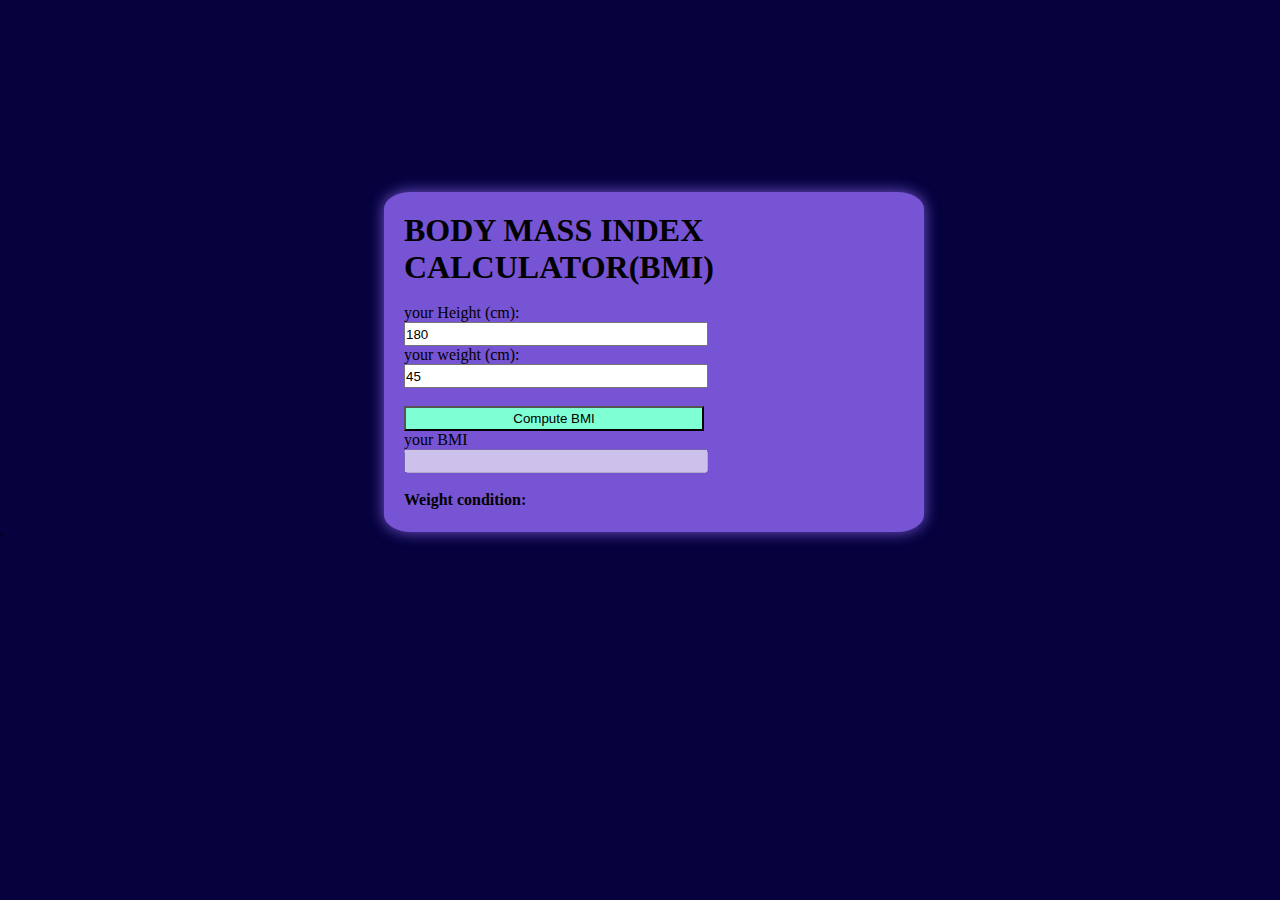
<file: project_01/index.html>
<!DOCTYPE html>
<html lang="en">
<head>
    <meta charset="UTF-8">
    <meta name="viewport" content="width=device-width, initial-scale=1.0">
    <title>calculator</title>
    <link rel="stylesheet"href="style.css">
</head>
<body>
    <div class="container">
        <h1 class="heading">BODY MASS INDEX CALCULATOR(BMI)</h1>
        <br>
        your Height (cm):
        <br>
        <input type="number" class="input" id="height" value="180" placeholder="enter your height in cm">
        <br>
        your weight (cm):
        <br>
        <input type="number" class="input" id="weight" value="45" placeholder="enter your weight in cm">
        <br>
        <br>
        <button class="button" id="button">Compute BMI</button>
        <br>
        your BMI
        <br>
        <input disabled type class="input" id="bmi-result">
        <br>
        <br>
        <h4 class="info-text">Weight condition:
            <span id="weight-condition"></span></h4>

    </div>
    <script src="script.js"></script>
        
    </div>
</body>
`
</file>
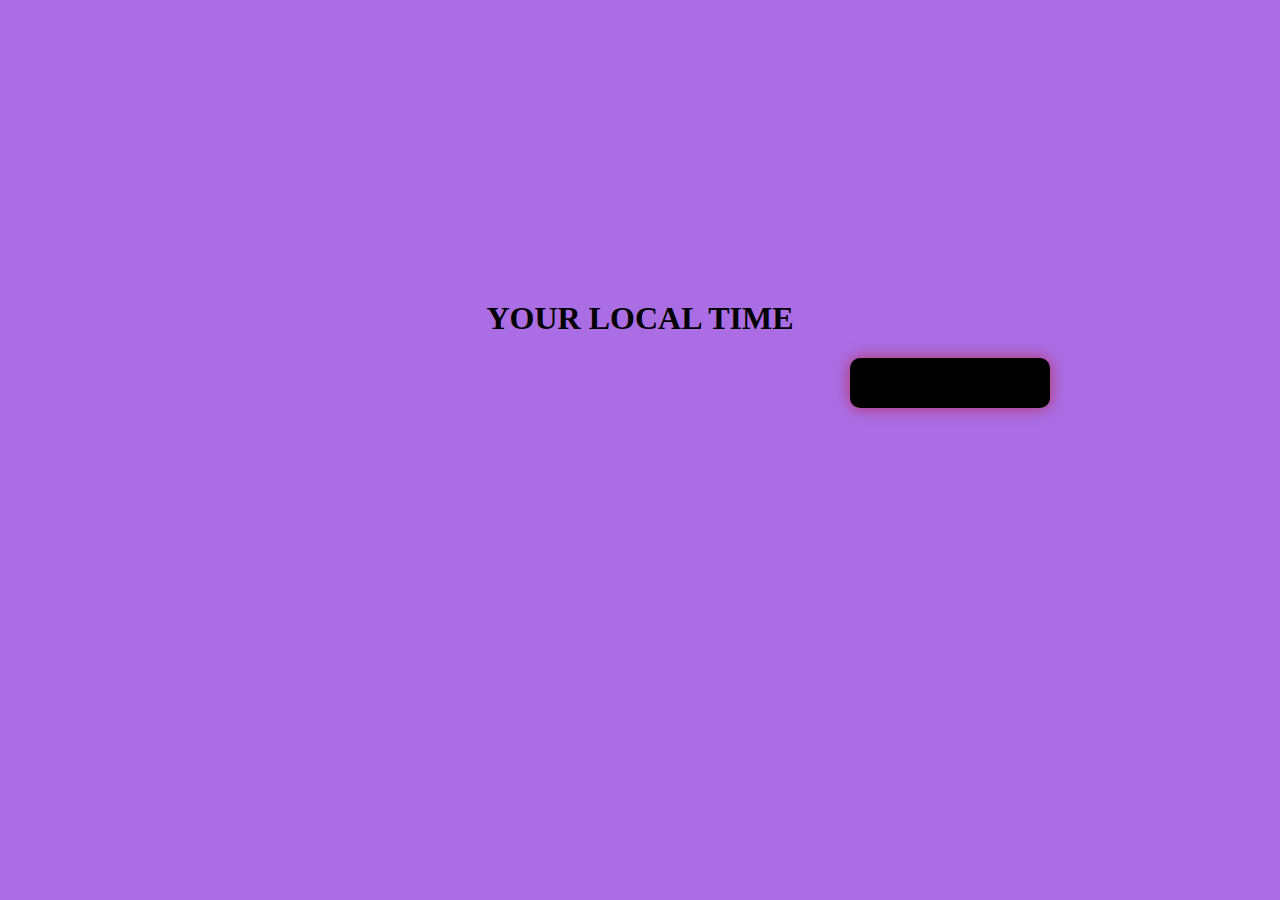
<file: project_02/index.html>
<!DOCTYPE html>
<html lang="en">
<head>
    <meta charset="UTF-8">
    <meta name="viewport" content="width=device-width, initial-scale=1.0">
    <title>Digital clock</title>
    <link rel="stylesheet"href="style.css">
</head>
<body>
    <div class="page">
        <h1>YOUR LOCAL TIME</h1>
        <div id="clock">

        </div>
    </div>
    
</body>
<script src="script.js"></script>
</html>
</file>
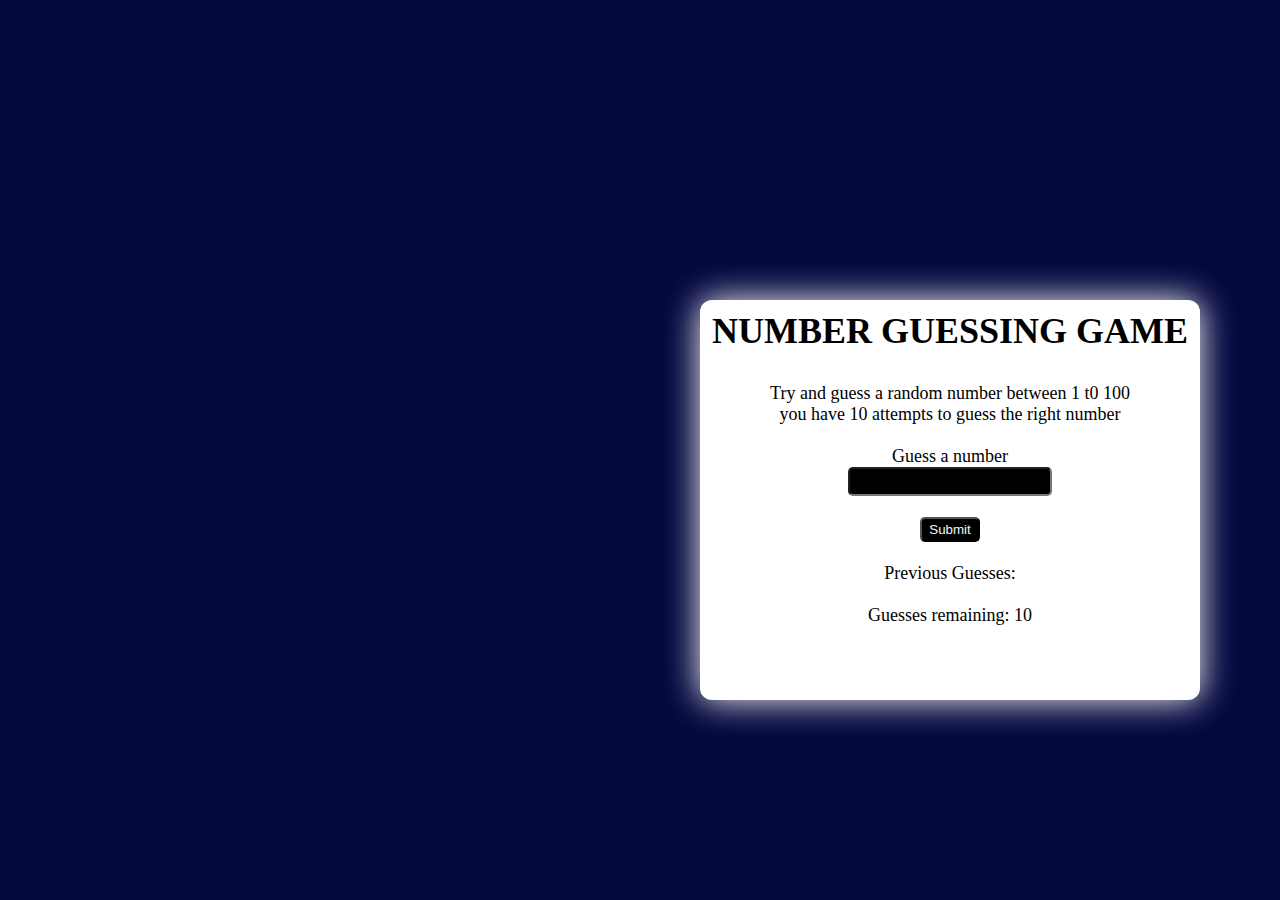
<file: project_03/index.html>
<!DOCTYPE html>
<html lang="en">
<head>
    <meta charset="UTF-8">
    <meta name="viewport" content="width=device-width, initial-scale=1.0">
    <title>NUMBER GUESSING GAME</title>
    <link rel="stylesheet"href="style.css">
</head>
<body>
    <div id="wrapper">
        <h1>NUMBER GUESSING GAME</h1>
        <br>
        <p>Try and guess a random number between 1 t0 100</p>
        <p>you have 10 attempts to guess the right number</p>
        <br>
        <form class="form">
            <label for="guessField" id="guess">Guess a number</label>
            <br>
            <input type="text" id="guessField" class="guessField">
            <br>
            <br>
            <input type="submit" id="subt" class="submit guess"
            class="guessSubmit">
            <br>
        </form>
        <br>
            <p>Previous Guesses: <span class="guesses"></span></p>
            <br>
            <p>Guesses remaining: <span class="lastResult">10</span></p>
            <p class="lowOrHi"></p>
    </div>
    <script src="script.js"></script>
    
</body>
</html>
</file>
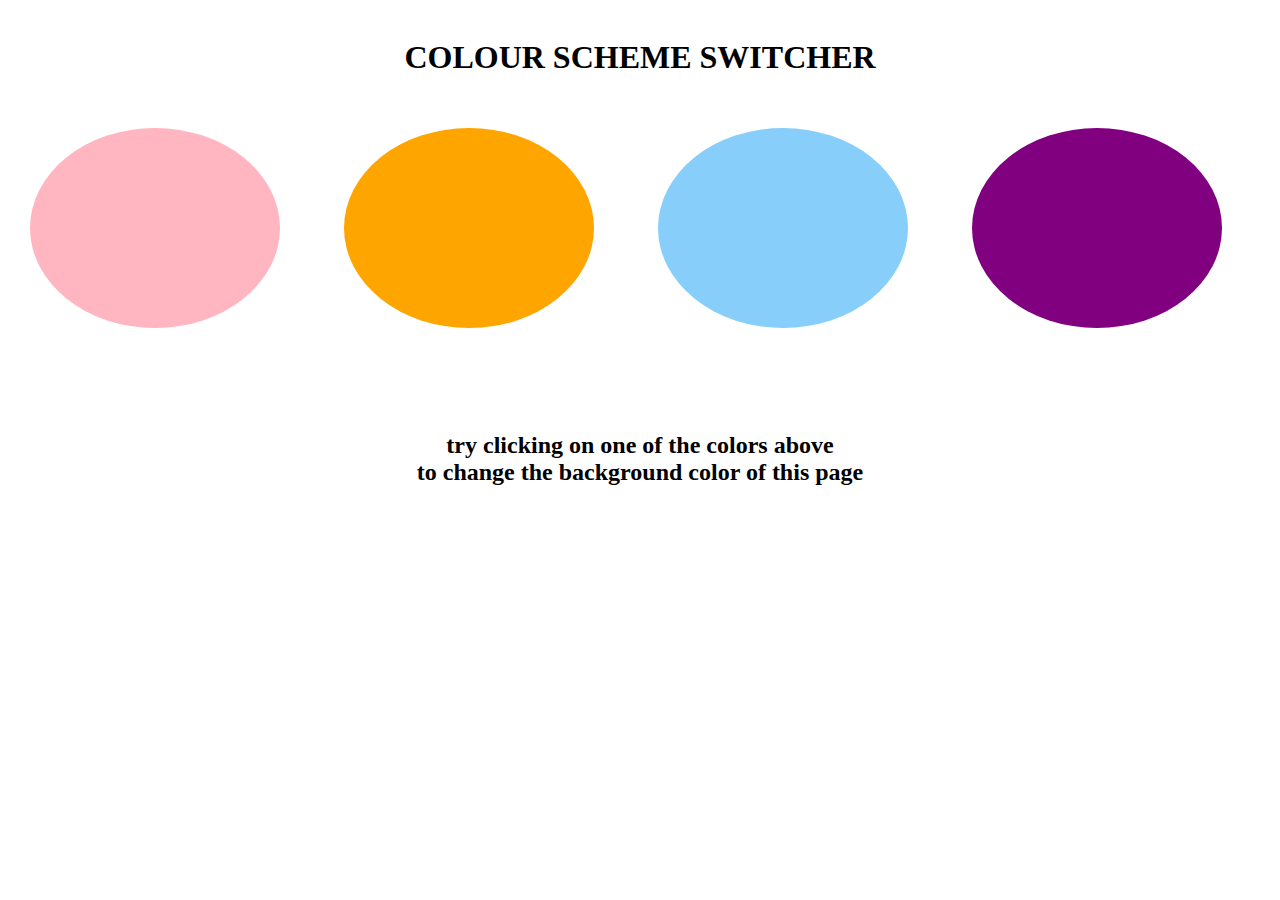
<file: project_04/index.html>
<!DOCTYPE html>
<html lang="en">
<head>
    <meta charset="UTF-8">
    <meta name="viewport" content="width=device-width, initial-scale=1.0">
    <title>color changer</title>
    <link rel="stylesheet" href="style.css">
</head>
<body >
    <br>
    <h1>
        COLOUR SCHEME SWITCHER
    </h1>
    <div>
    <span class="button" id="lightpink"></span>
    <span class="button" id="orange"></span>
    <span class="button" id="lightskyblue"></span>
    <span class="button" id="purple"></span>
    <style>
  .button {
    display: inline-block;
    width: 150px;
    height: 200px;
    margin:30px;
    border-radius: 50%;
    cursor: pointer;
    justify-content: center;
    align-items: center; 
    
  }

  #lightpink { background-color: lightpink; }
  #orange { background-color: orange; }
  #lightskyblue{ background-color:lightskyblue; }
  #purple { background-color: purple; }
</style>

    <h2>
        try clicking on one of the colors above
        <br>
        to change the background color of this page
    </h2>
    </div>
    <script src="script.js"></script>
    
</body>
</html>
</file>
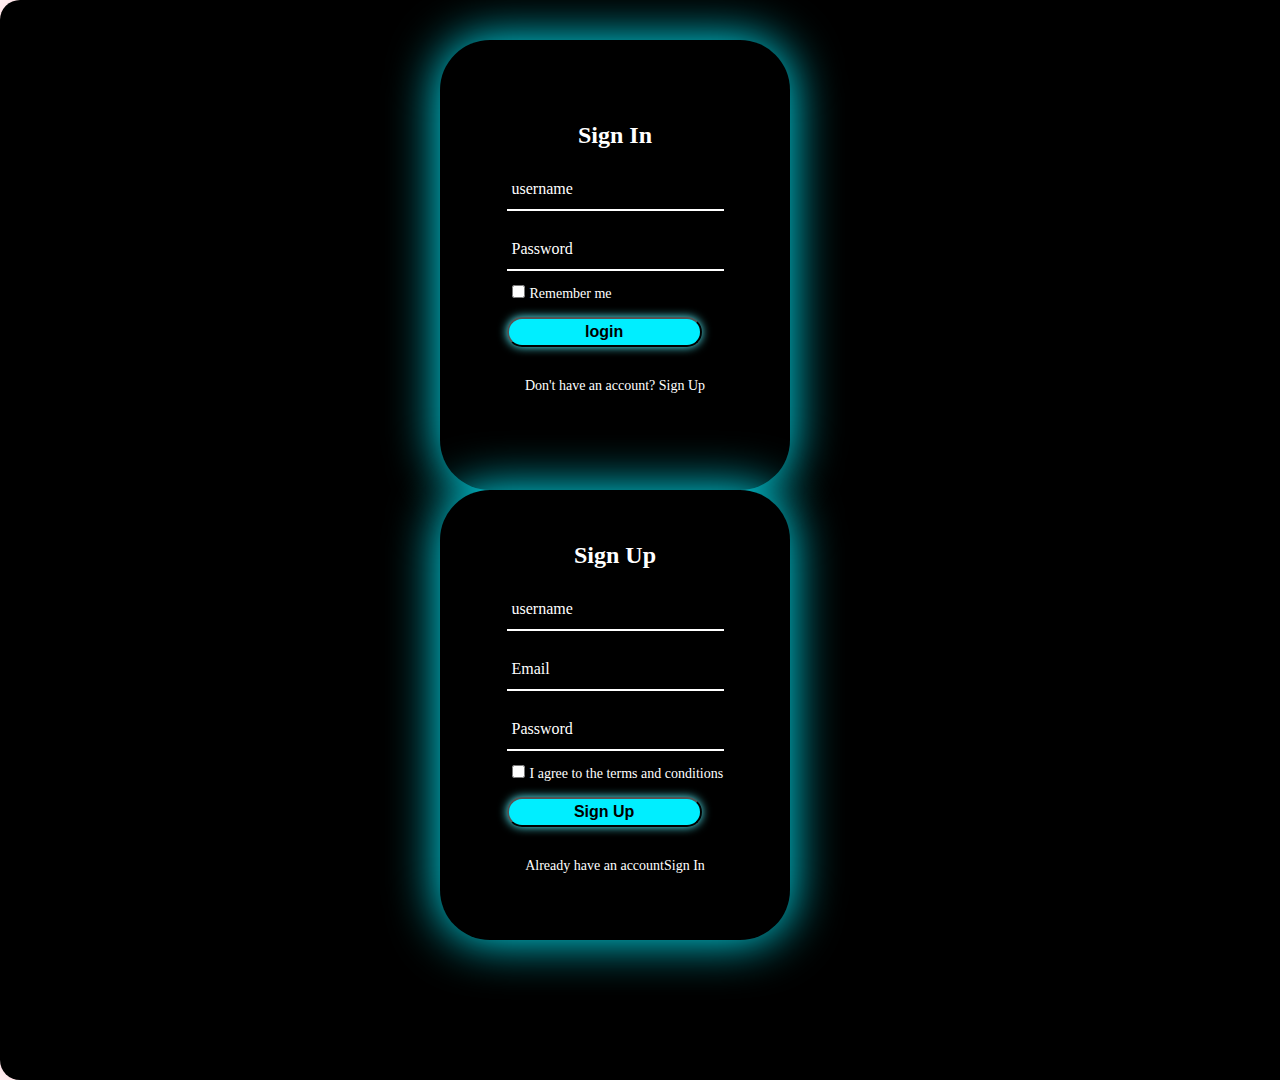
<file: project_05/index.html>
<!DOCTYPE html>
<html lang="en">
<head>
    <meta charset="UTF-8">
    <meta name="viewport" content="width=device-width, initial-scale=1.0">
    <title>Document</title>
    <link rel="stylesheet" href="style.css">
</head>
<body>
    <div class="wrapper">
        <div class="form-wrapper sign-in">
            <form action="#">
                <h2 class="login">Sign In</h2>
                <div class="input-group">
                    <input type="text" required>
                
                     <label for="">username</label>
                
                </div>
                <br>
                <div class="input-group">
                    <input type="password" required>
                     <label for="">Password</label>
                </div>
                <br>
                <div class="remember-me">
                    <label for=""> <input type="checkbox">Remember me</label>
                    </div>
                <button type="submit">login</button>
            
                <div class="signUp-link">
                    <br>
                    <p>Don't have an account? <a href="#" class="signUp-link">Sign Up</a></p>
                </div>
            </form>
        </div>
        <div class="form-wrapper sign-up">
            <form action="#">
                <h2 class="sign-up">Sign Up</h2>
                <div class="input-group">
                    <input type="text" required>
                     <label for="">username</label>
                </div>
                <br>
                <div class="input-group">
                    <input type="Email" required>
                     <label for="">Email</label>
                </div>
                <br>
                <div class="input-group">
                    <input type="password" required>
                     <label for="">Password</label>
                </div>
                <br>
                <div class="remember-me">
                    <label for=""> <input type="checkbox">I agree to the terms and conditions</label>
                    </div>
                <button type="submit">Sign Up</button>
            
                <div class="signUp-link">
                    <br>
                    <p>Already have an account<a href="#" class="signInBtn-link">Sign In</a></p>
                </div>
            </form>
        </div>
    </div>
</div>
    <script src="script.js"></script>
</body> 
</html>
</file>
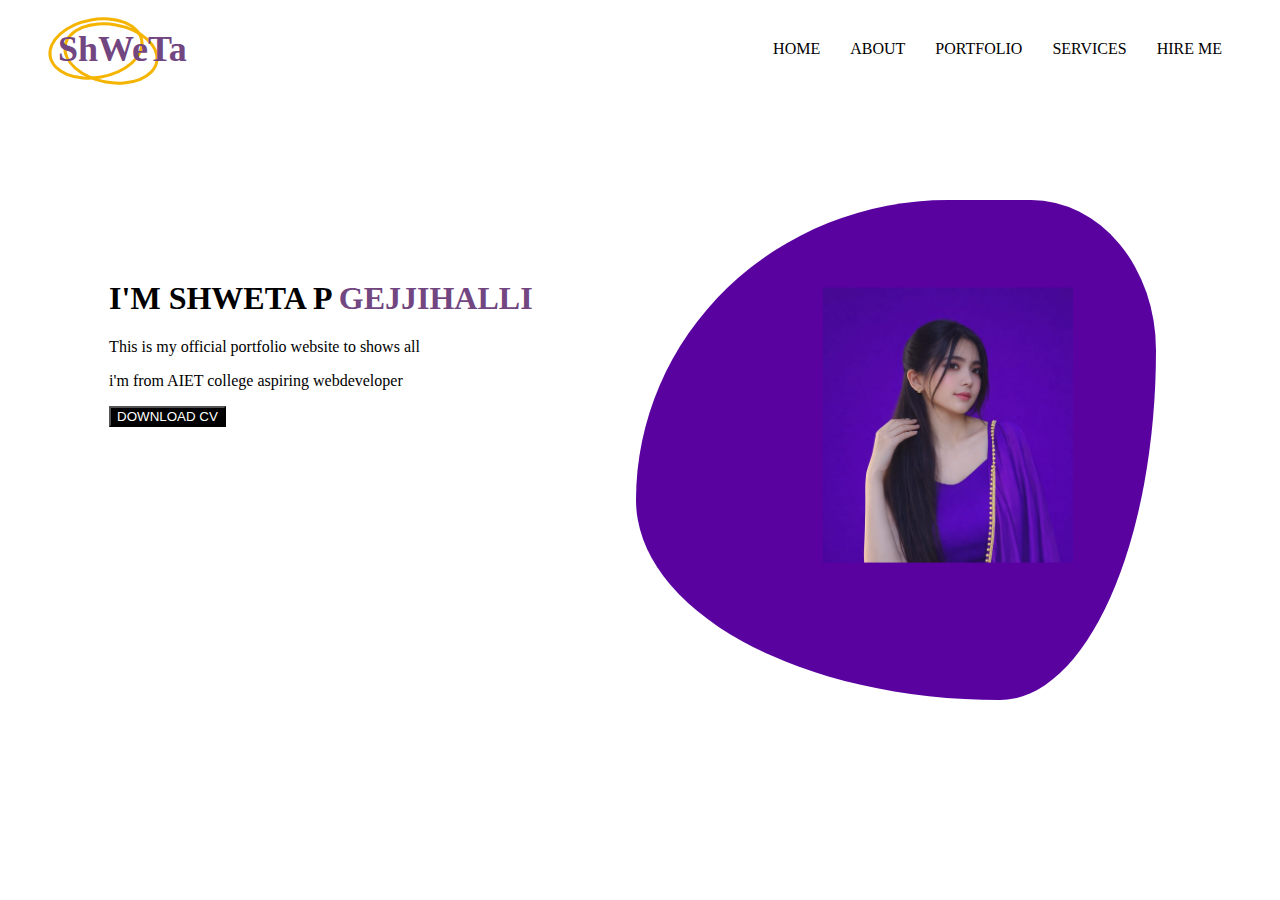
<file: project_06/index.html>
<!DOCTYPE html>
<html lang="en">
<head>
    <meta charset="UTF-8">
    <meta name="viewport" content="width=device-width, initial-scale=1.0">
    <title>portfolio homepage</title>
    <link rel="stylesheet"href="style.css">
</head>
<body>
  <header class="header">
  <div class="logo-container">
    <span class="logo-text">ShWeTa</span>
    <span class="ring ring1"></span>
    <span class="ring ring2"></span>
  </div>

  <ul class="links">
    <li><a href="#">HOME</a></li>
    <li><a href="#">ABOUT</a></li>
    <li><a href="#">PORTFOLIO</a></li>
    <li><a href="#">SERVICES</a></li>
    <li><a href="#">HIRE ME</a></li>
  </ul>
 </div>

</header>
<div class="name">
  <h1>I'M SHWETA P <span>GEJJIHALLI</span></h1>
  <p>This is my official portfolio website to shows all
    <br>
    <p>i'm from AIET college aspiring webdeveloper</p>
    <button>DOWNLOAD CV</button>
  </p>
</div>

  <div class="purple-shape" class="shape">
  <img src="b.jpeg"class="girl"> 
  
</div>
</body>
</html>
</file>
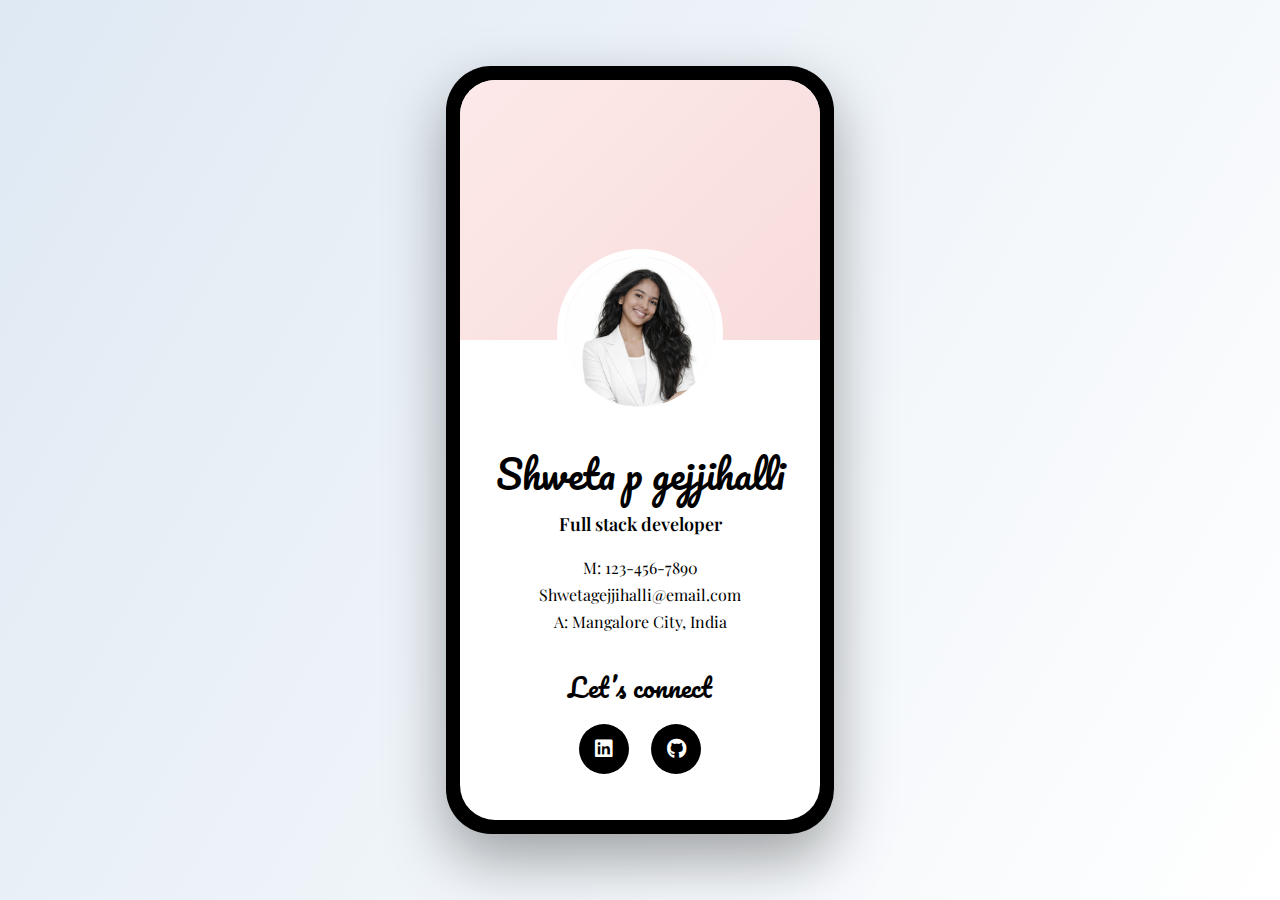
<file: project_07/index.html>
<!DOCTYPE html>
<html lang="en">
<head>
<meta charset="UTF-8">
<title>Digital Card</title>

<link href="https://fonts.googleapis.com/css2?family=Playfair+Display:wght@600&family=Pacifico&display=swap" rel="stylesheet">
<link rel="stylesheet" href="https://cdnjs.cloudflare.com/ajax/libs/font-awesome/6.5.0/css/all.min.css">

<style>
body{
    margin:0;
    height:100vh;
    display:flex;
    justify-content:center;
    align-items:center;
    background:linear-gradient(120deg,#dfe9f3,#ffffff);
}

/* PHONE */
.phone{
    width:360px;
    height:740px;
    background:#000;
    border-radius:45px;
    padding:14px;
    animation: float 4s ease-in-out infinite;
    box-shadow:0 25px 60px rgba(0,0,0,0.35);
}

/* FLOAT EFFECT */
@keyframes float{
    0%,100%{ transform:translateY(0); }
    50%{ transform:translateY(-12px); }
}

/* SCREEN */
.screen{
    width:100%;
    height:100%;
    background:#fff;
    border-radius:35px;
    overflow:hidden;
    text-align:center;
    font-family:'Playfair Display', serif;
}

/* TOP */
.top{
    height:260px;
    background:linear-gradient(135deg,#fde9e9,#f8dcdc);
    position:relative;
}

/* PROFILE IMAGE */
.profile{
    width:150px;
    height:150px;
    border-radius:50%;
    border:8px solid #fff;
    object-fit:cover;
    position:absolute;
    bottom:-75px;
    left:50%;
    transform:translateX(-50%);
    transition:0.4s;
}

.profile:hover{
    transform:translateX(-50%) scale(1.06);
}

/* CONTENT */
.content{
    padding-top:90px;
}

.name{
    font-family:'Pacifico', cursive;
    font-size:38px;
    margin:10px 0 5px;
}

.role{
    font-size:18px;
    font-weight:600;
    margin-bottom:18px;
}

.info{
    font-size:16px;
    line-height:1.7;
}

.website{
    font-weight:700;
    margin-top:10px;
}

/* CONNECT */
.connect{
    font-family:'Pacifico', cursive;
    font-size:26px;
    margin:28px 0 14px;
}

/* ICONS */
.icons{
    display:flex;
    justify-content:center;
    gap:22px;
}

.icons a{
    width:50px;
    height:50px;
    background:#000;
    color:#fff;
    border-radius:50%;
    display:flex;
    align-items:center;
    justify-content:center;
    font-size:20px;
    text-decoration:none;
    transition:0.3s;
}

.icons a:hover{
    background:#444;
    transform:translateY(-4px) scale(1.05);
    box-shadow:0 10px 20px rgba(0,0,0,0.25);
}
</style>
</head>

<body>

<div class="phone">
    <div class="screen">

        <div class="top">
            <img src="w.jpeg" class="profile">
        </div>

        <div class="content">
            <div class="name">Shweta p gejjihalli</div>
            <div class="role">Full stack developer</div>

            <div class="info">
                M: 123-456-7890<br>
                Shwetagejjihalli@email.com<br>
                A: Mangalore City, India
            </div>

            <div class="connect">Let’s connect</div>

            <div class="icons">
                <a href="https://www.linkedin.com/in/shweta-p-g-4ab525392"><i class="fab fa-linkedin"></i></a>
                <a href="https://github.com/Shweta636292"><i class="fab fa-github"></i></a>
            </div>
        </div>

    </div>
</div>

</body>
</html>
</file>
<file: project_01/style.css>
*{
    margin:0;
    padding:0;

}
body{
    background-color: rgb(5, 2, 61);
}

.container{
    background-color: rgb(118, 84, 211);
    height: 300px;
    width:500px;
    margin-left:30%;
    margin-top:15%;
    border-radius: 5%;
    border-color:white;
    padding:20px; 
    flex-direction: column;
    box-shadow:0 0 15px rgb(118,84,211);
    
}
.button{
    width:300px;
    height:25px;
    background-color: aquamarine;
}
.input{
    height:20px;
    width:300px;
}
</file>
<file: project_02/style.css>
body{
    background-color: rgb(170, 109, 228);
    text-align: center;
    padding:0px;
    margin:300px;
    color:aliceblue;

}
h1{
    
    text-align: center;
    color:black;
}

#clock
{
    background-color: black;
    width:200px;
    height:50px;
    margin-left:550px;
    border-radius: 10px;
    display: flex;
    justify-content: center;
    align-items: center;
    box-shadow: 0 0 15px rgba(192, 13, 13, 0.6);
    
}
</file>
<file: project_03/style.css>
*{
    margin:0px;
    padding:0px;
}
body{
    background-color: rgb(4, 8, 63);
    margin-left: 700px;
    margin-top:300px ;
}
#wrapper{
    border-radius: 12px;
    border-color:black;
    width:500px;
    height:400px;
    background-color: rgb(255, 255, 255);
    text-align: center; 
    font-size:large;
    box-shadow: 0 0 35px rgb(255, 255, 255); 
}
h1{
    padding:10px;   
}
#subt{
    background-color: black;
    color: aliceblue;
    border-radius:5px;
    height: 25px;
    width: 60px; 
}
#guessField{
    background-color: black;
    color:aliceblue;
    border-radius:5px;
    height: 25px;
    width: 200px; 
    text-align: center;
}
</file>
<file: project_04/style.css>
h1{
    text-align: center;
}
h2{
    text-align: center;
    padding:50px;
}
body{
    margin:0;
    min-height: 100vh;
    align-items: center;

}
  .button {
    display: inline-block;
    width: 150px;
    height: 200px;
    margin:30px;
    border-radius: 50%;
    cursor: pointer;
    justify-content: center;
    align-items: center;
    padding-right: 100px;

  }
</file>
<file: project_05/style.css>
*{
    margin: 0;
    padding: 0;
    

}
.body{
    display: flex;
    justify-content: center;
    align-items: center;
    min-height: 100vh;
    

}
.wrapper{
    width: 400%;
    height: 1000px;
    background-color:#000;
    position:relative;
    padding:40px;
    box-shadow: 0 0 50px lightpink;
    border-radius: 20px;
    transition: 1s ease-in-out;

}
.wrapper:hover{
    animation: animate 1s linear infinite;
}
@keyframes animate {
    100%{
        filter: hue-rotate(360deg);
    }
    
}
.form-wrapper{
    margin-left: 400px;
    width: 300px;
    height:400px;
    display: flex;
    justify-content: center;
    align-items: center;
    background-color: #000;
    border-radius: 50px;
    box-shadow:0 0 50px #0ef;
    overflow: hidden;
    padding: 25px;

}
.wrapper.active .form-wrapper.sign-up{
    transform: translateY(-450px);
}
.wrapper.form-wrapper.sign-up{
    position: absolute;
    top: 450px;
    left:0;

}
.wrapper.active .form-wrapper.sign-up{
    transform: translateY(-450px);
}

h2{
    text-align: center;
    margin-bottom: 20px;
    color: #fff; 
}
.input-group{
    position: relative;
    margin-bottom: 30px 0;
    border-bottom: 2px solid #fff;
}
.input-group input{
    width: 320%;
    padding: 0 5px;
    height: 40px;
    border: none;
    background-color: transparent;
    outline: none;
    color: #fff;
    font-size: 16px;
}
.input-group label{
    position: absolute;
    top: 50%;
    left: 5px;
    transform: translateY(-50%);
    color: #fff;
    font-size: 16px;
    pointer-events: none;
    transition:-5s;
}
.remember-me{
    margin:-5px 0 15px 5px;
}
.remember-me input{
    margin-right: 5px;
    accent-color: #0ef;
}
.remember-me label{
    color:#fff;
    font-size: 14px;
}
button{
    width: 90%;
    height: 30px;
    font-weight: bold;
    background-color: #0ef;
    box-shadow: 0 0 10px rgb(85, 244, 255);
    color: #000;
    font-size: 16px;
    cursor: pointer;
    border-radius: 40px;
}
.signUp-link{
    text-align: center;
    margin: 15px 0;
    color: #fff;
    font-size: 14px;
}
.signUp-link a{
    color:#fff;
    text-decoration: none;
}
.signUp-link a:hover{
    text-decoration: underline;
    color: #0ef;
}

.input-group input:focus~label,
.input-group input:valid~label{
    top: -5px;

}
</file>
<file: project_06/style.css>
/* Navbar layout */
.header {
  display: flex;
  align-items: center;
  justify-content: space-between;
  padding: 20px 50px;
}

/* Menu in single line */
.links {
  list-style: none;
  display: flex;
  gap: 30px;
  margin: 0;
  padding: 0;
}

.links li {
  display: inline-block;
}

.links a {
  text-decoration: none;
  color: #000;
  font-weight: 500;
}

.links a:hover {
  color: orange;
}

/* Logo with rings */
.logo-container {
  position: relative;
  font-size: 36px;
  font-weight: bold;
  font-family: cursive;
}

.logo-text {
  position: relative;
  z-index: 2;
}

.ring {
  position: absolute;
  border: 3px solid #f4b400;
  border-radius: 50%;
  width: 90px;
  height: 55px;
  top: -10px;
  left: -10px;
}

.ring1 {
  transform: rotate(-10deg);
}

.ring2 {
  top: -5px;
  left: 5px;
  transform: rotate(10deg);
}
.name{
  margin-left: 8%;
  margin-top: 15%;
}
div span{
  color: rgb(114, 70, 128);
}
button{
  background-color: #000;
  color: white;
}
.purple-shape{
    position: absolute;
    width: 520px;
    height: 500px;
    background: rgb(89, 2, 160);
    border-radius: 60% 24% 30% 70% / 60% 30% 70% 40%;
    top: 50%;
    left: 70%;
    transform: translate(-50%, -50%);
    z-index: 1;
}

.girl{
    position: absolute;
    width: 250px;
    top: 45%;
    left: 60%;
    transform: translate(-50%, -50%);
    z-index: 2;
    transition: left 0.5s ease;
    background: transparent; /* smooth */
}


.purple-shape:hover .girl{
    left: 45%;
}
</file>
